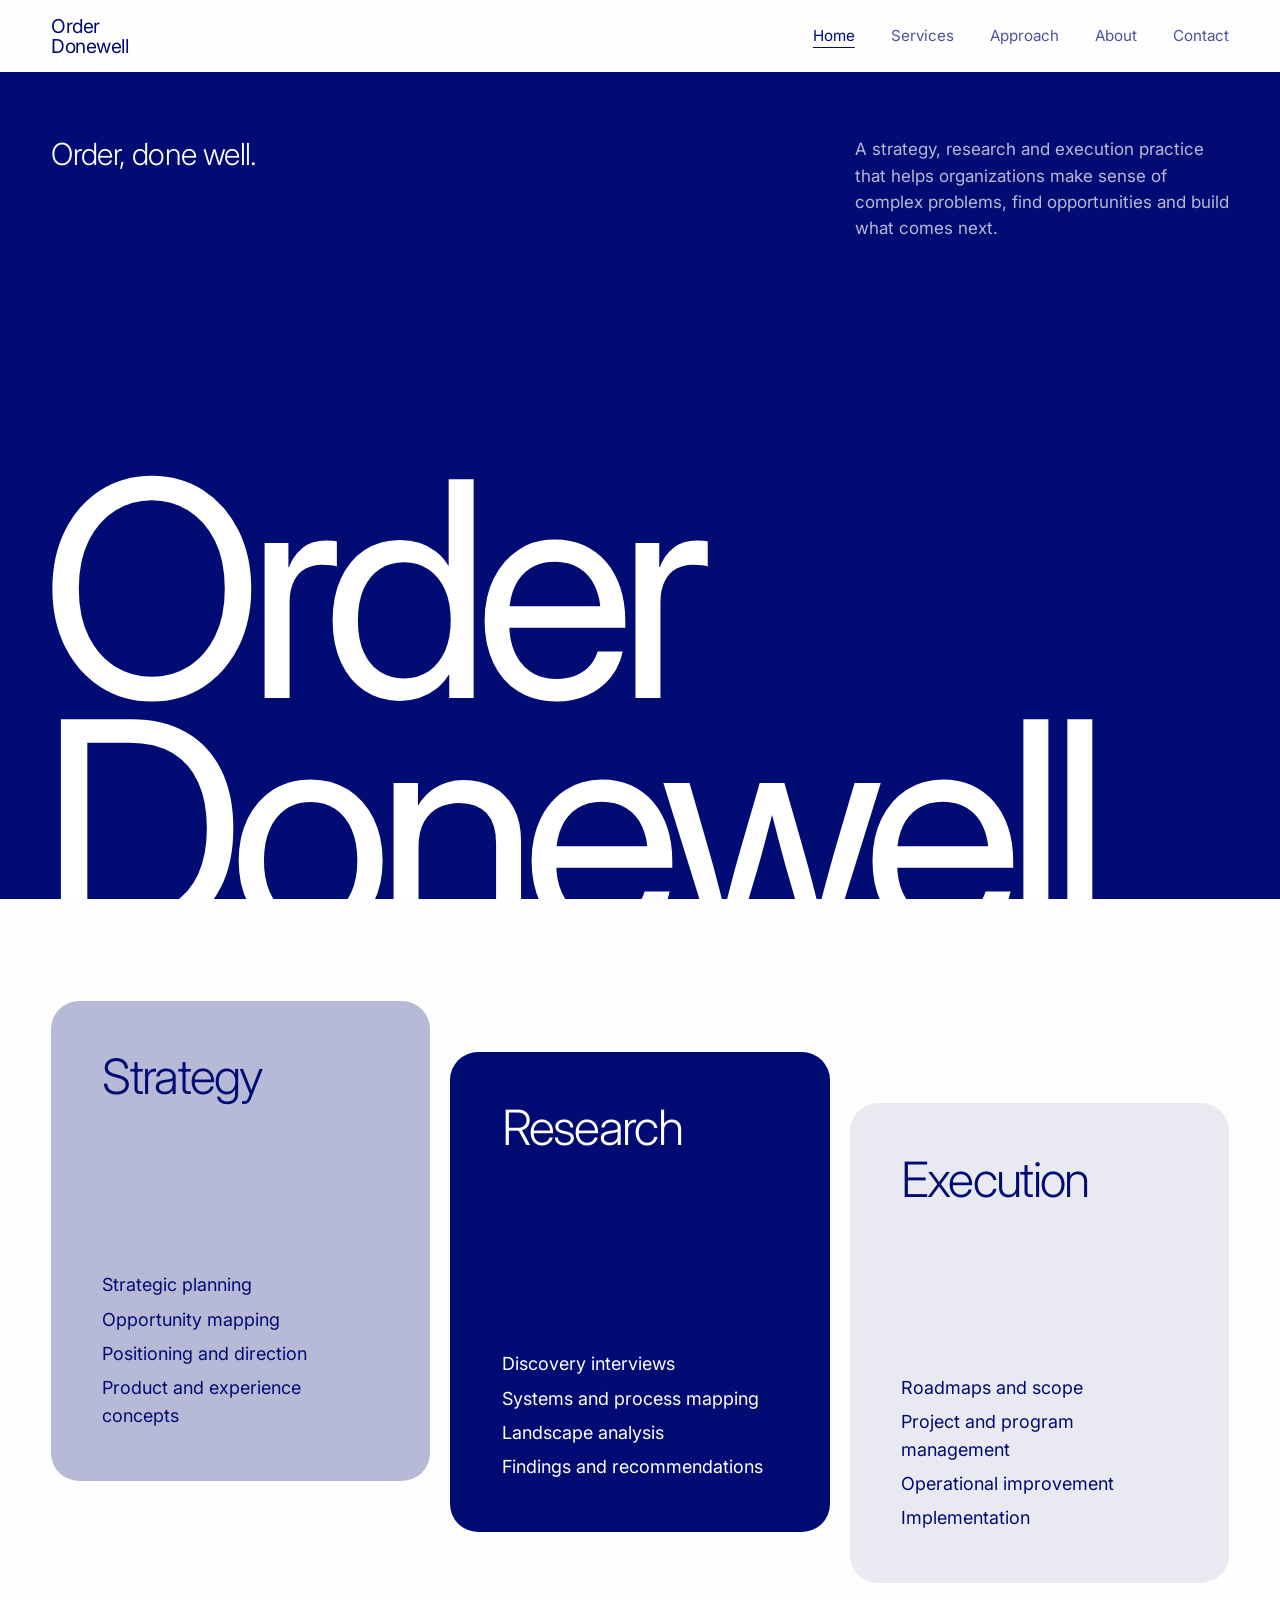
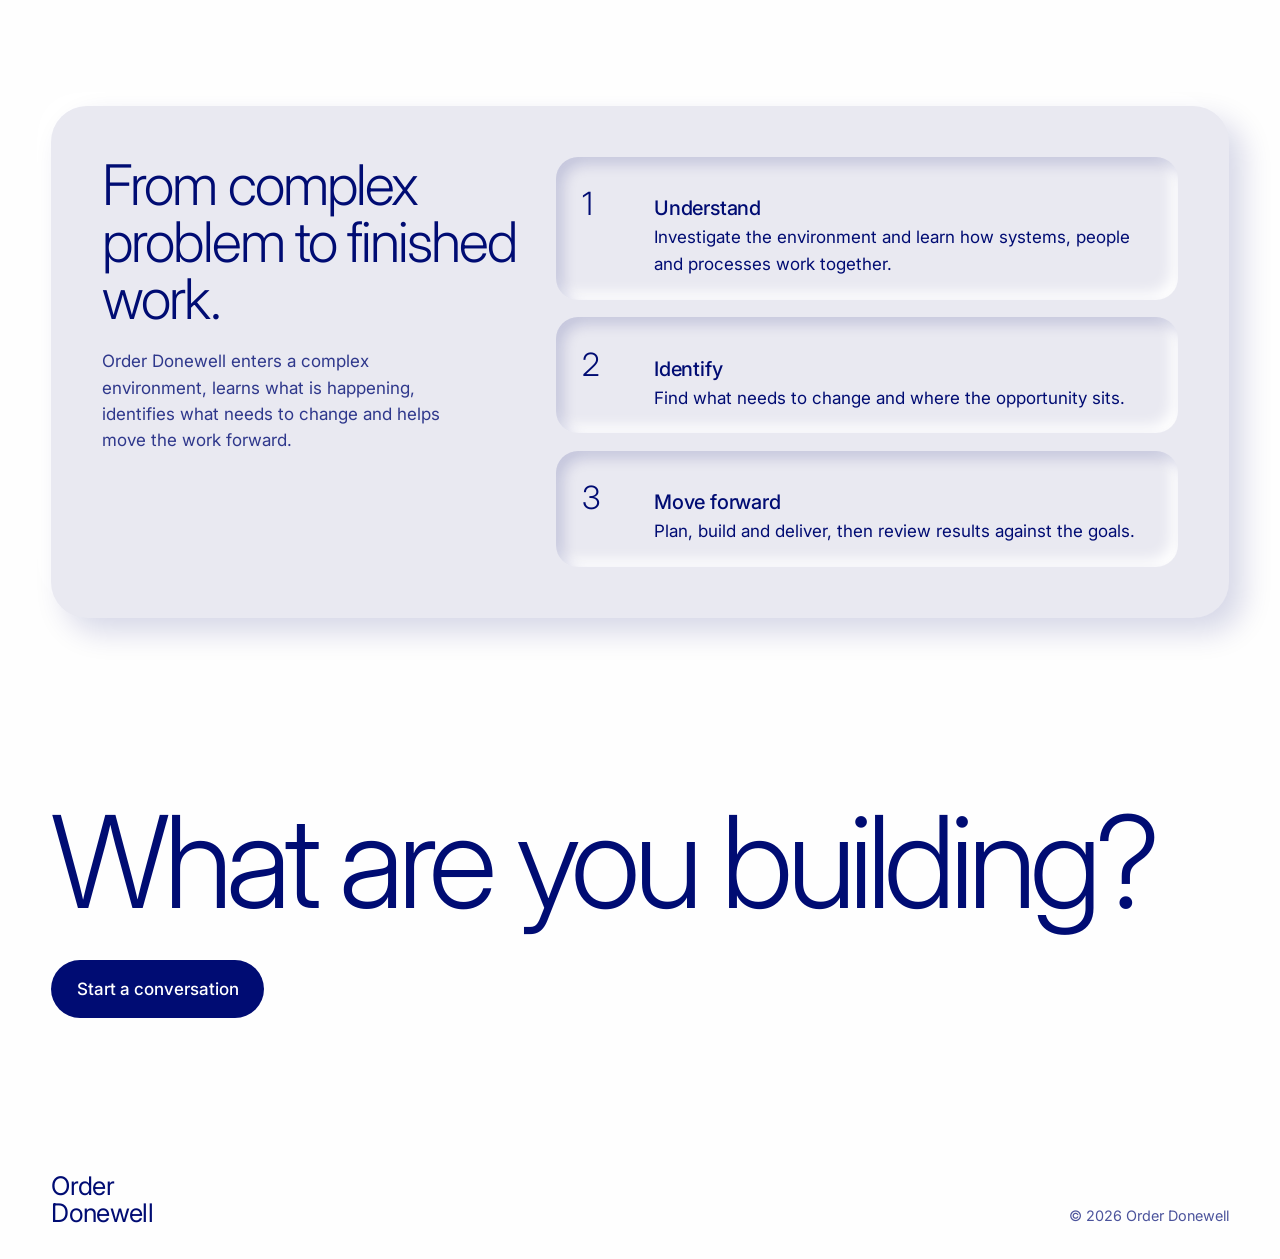
<file: index.html>
<!DOCTYPE html>
<html lang="en">
<head>
<meta charset="utf-8">
<meta name="viewport" content="width=device-width, initial-scale=1">
<title>Order Donewell</title>
<link rel="preconnect" href="https://fonts.googleapis.com">
<link rel="preconnect" href="https://fonts.gstatic.com" crossorigin>
<link href="https://fonts.googleapis.com/css2?family=Inter:wght@200;300;400;500&display=swap" rel="stylesheet">
<link rel="stylesheet" href="styles.css">
</head>
<body>
<header><a class="logo" href="index.html" aria-label="Order Donewell home">Order<br>Donewell</a><nav aria-label="Main"><a href="index.html" aria-current="page">Home</a><a href="services.html">Services</a><a href="approach.html">Approach</a><a href="about.html">About</a><a href="contact.html">Contact</a></nav></header>
<main>
<div class="hero pad">
<div class="top"><p class="line">Order, done well.</p><p class="sub">A strategy, research and execution practice that helps organizations make sense of complex problems, find opportunities and build what comes next.</p></div>
<div class="mark" aria-hidden="true">Order<br>Donewell</div>
</div>
<div class="deck pad">
<div class="card a"><h2>Strategy</h2><ul><li>Strategic planning</li><li>Opportunity mapping</li><li>Positioning and direction</li><li>Product and experience concepts</li></ul></div>
<div class="card b"><h2>Research</h2><ul><li>Discovery interviews</li><li>Systems and process mapping</li><li>Landscape analysis</li><li>Findings and recommendations</li></ul></div>
<div class="card c"><h2>Execution</h2><ul><li>Roadmaps and scope</li><li>Project and program management</li><li>Operational improvement</li><li>Implementation</li></ul></div>
</div>
<div class="soft">
<div style="display:grid;gap:1.25rem;align-content:start"><h2 style="font-size:clamp(2rem,4.5vw,3.5rem)">From complex problem to finished work.</h2><p style="max-width:34ch;opacity:.8">Order Donewell enters a complex environment, learns what is happening, identifies what needs to change and helps move the work forward.</p></div>
<div class="wells">
<div class="well"><b>1</b><div><h3>Understand</h3><p>Investigate the environment and learn how systems, people and processes work together.</p></div></div>
<div class="well"><b>2</b><div><h3>Identify</h3><p>Find what needs to change and where the opportunity sits.</p></div></div>
<div class="well"><b>3</b><div><h3>Move forward</h3><p>Plan, build and deliver, then review results against the goals.</p></div></div>
</div></div>
<div class="cta pad"><h2>What are you building?</h2><a class="btn" href="contact.html">Start a conversation</a></div>
</main>
<footer><a class="logo" href="index.html">Order<br>Donewell</a><small>&copy; 2026 Order Donewell</small></footer>
</body>
</html>
</file>
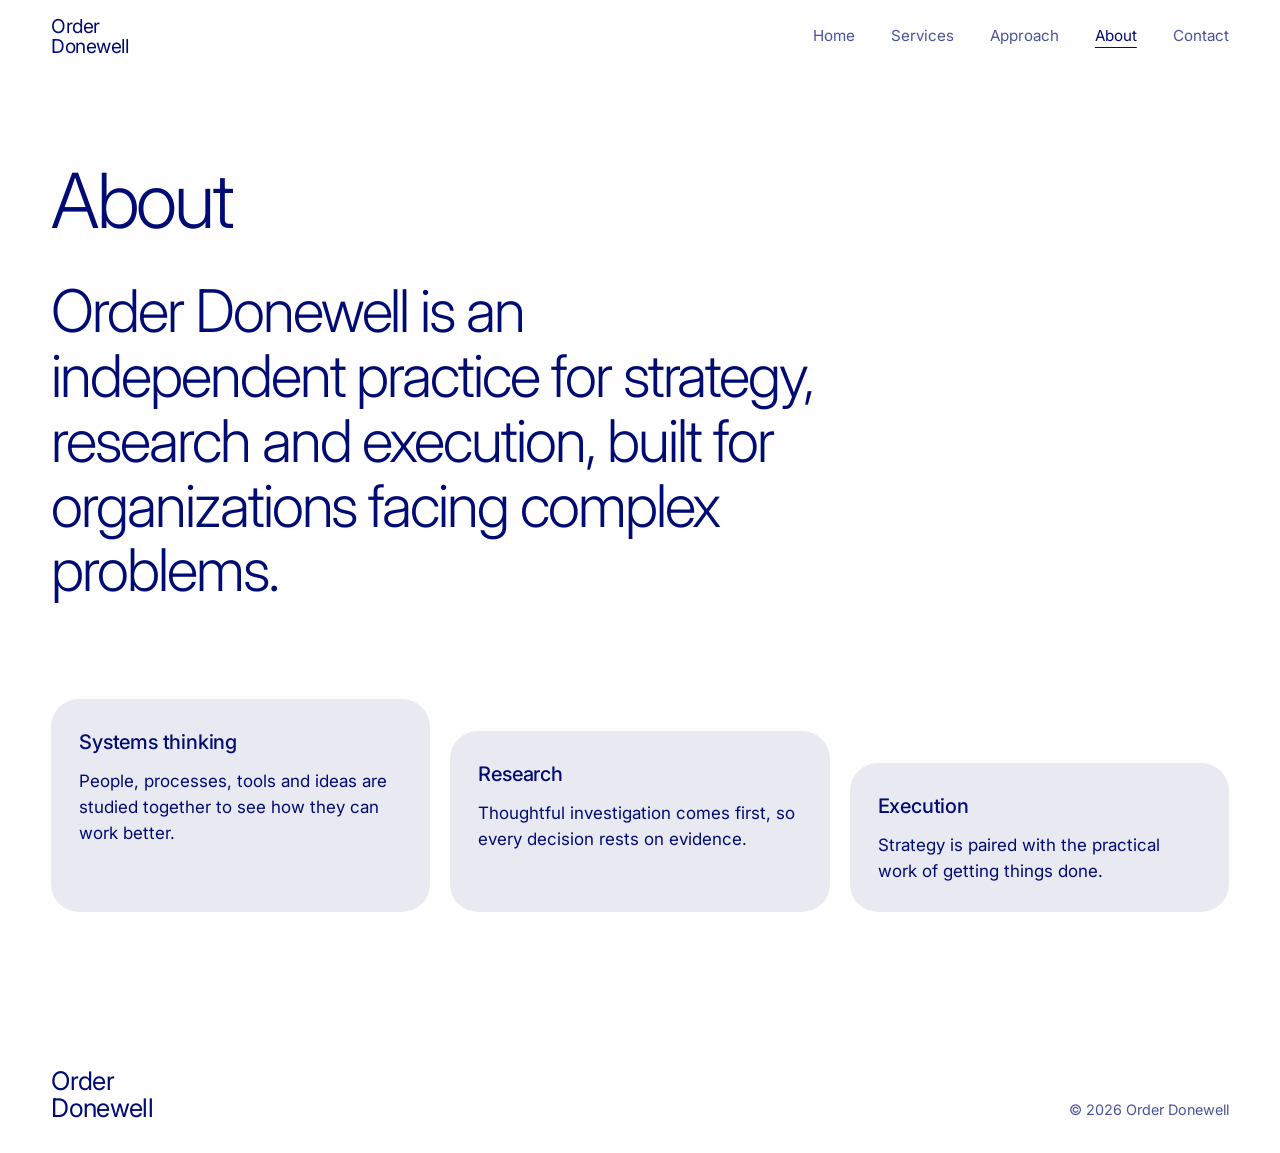
<file: about.html>
<!DOCTYPE html>
<html lang="en">
<head>
<meta charset="utf-8">
<meta name="viewport" content="width=device-width, initial-scale=1">
<title>About | Order Donewell</title>
<link rel="preconnect" href="https://fonts.googleapis.com">
<link rel="preconnect" href="https://fonts.gstatic.com" crossorigin>
<link href="https://fonts.googleapis.com/css2?family=Inter:wght@200;300;400;500&display=swap" rel="stylesheet">
<link rel="stylesheet" href="styles.css">
</head>
<body>
<header><a class="logo" href="index.html" aria-label="Order Donewell home">Order<br>Donewell</a><nav aria-label="Main"><a href="index.html">Home</a><a href="services.html">Services</a><a href="approach.html">Approach</a><a href="about.html" aria-current="page">About</a><a href="contact.html">Contact</a></nav></header>
<main>
<div class="ab pad">
<h2 style="margin-bottom:2.5rem">About</h2>
<p class="big">Order Donewell is an independent practice for strategy, research and execution, built for organizations facing complex problems.</p>
<div class="row">
<div><h3>Systems thinking</h3><p>People, processes, tools and ideas are studied together to see how they can work better.</p></div>
<div><h3>Research</h3><p>Thoughtful investigation comes first, so every decision rests on evidence.</p></div>
<div><h3>Execution</h3><p>Strategy is paired with the practical work of getting things done.</p></div>
</div></div>
</main>
<footer><a class="logo" href="index.html">Order<br>Donewell</a><small>&copy; 2026 Order Donewell</small></footer>
</body>
</html>
</file>
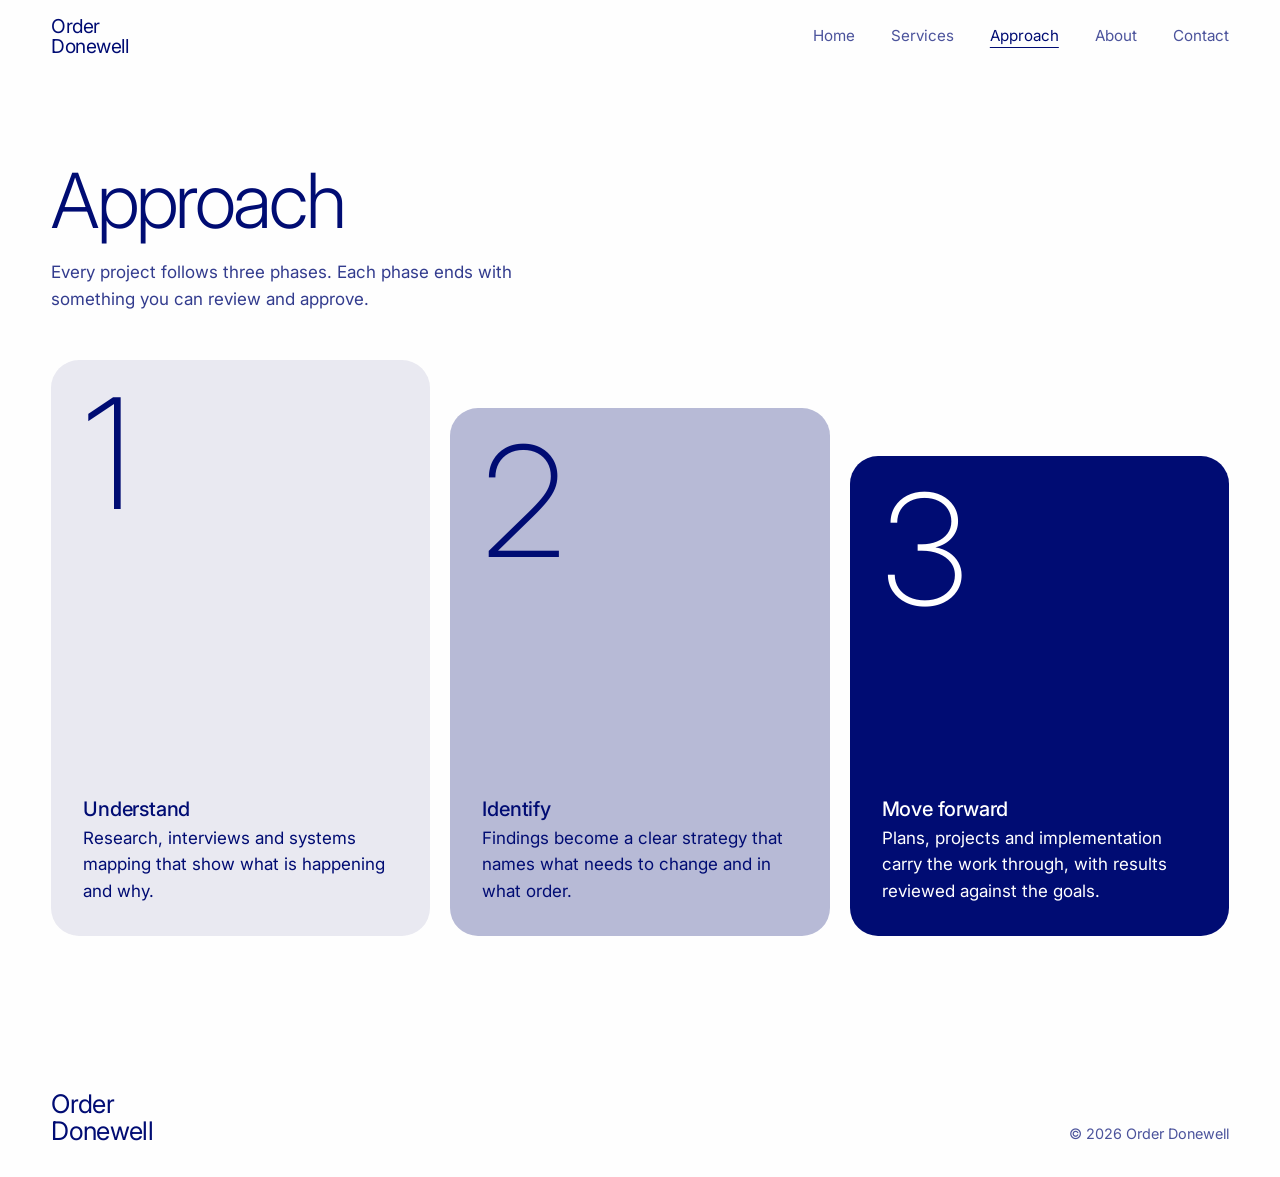
<file: approach.html>
<!DOCTYPE html>
<html lang="en">
<head>
<meta charset="utf-8">
<meta name="viewport" content="width=device-width, initial-scale=1">
<title>Approach | Order Donewell</title>
<link rel="preconnect" href="https://fonts.googleapis.com">
<link rel="preconnect" href="https://fonts.gstatic.com" crossorigin>
<link href="https://fonts.googleapis.com/css2?family=Inter:wght@200;300;400;500&display=swap" rel="stylesheet">
<link rel="stylesheet" href="styles.css">
</head>
<body>
<header><a class="logo" href="index.html" aria-label="Order Donewell home">Order<br>Donewell</a><nav aria-label="Main"><a href="index.html">Home</a><a href="services.html">Services</a><a href="approach.html" aria-current="page">Approach</a><a href="about.html">About</a><a href="contact.html">Contact</a></nav></header>
<main>
<div class="hd pad"><h2>Approach</h2><p>Every project follows three phases. Each phase ends with something you can review and approve.</p></div>
<div class="steps pad">
<div class="step"><i>1</i><div><h3>Understand</h3><p>Research, interviews and systems mapping that show what is happening and why.</p></div></div>
<div class="step"><i>2</i><div><h3>Identify</h3><p>Findings become a clear strategy that names what needs to change and in what order.</p></div></div>
<div class="step"><i>3</i><div><h3>Move forward</h3><p>Plans, projects and implementation carry the work through, with results reviewed against the goals.</p></div></div>
</div>
</main>
<footer><a class="logo" href="index.html">Order<br>Donewell</a><small>&copy; 2026 Order Donewell</small></footer>
</body>
</html>
</file>
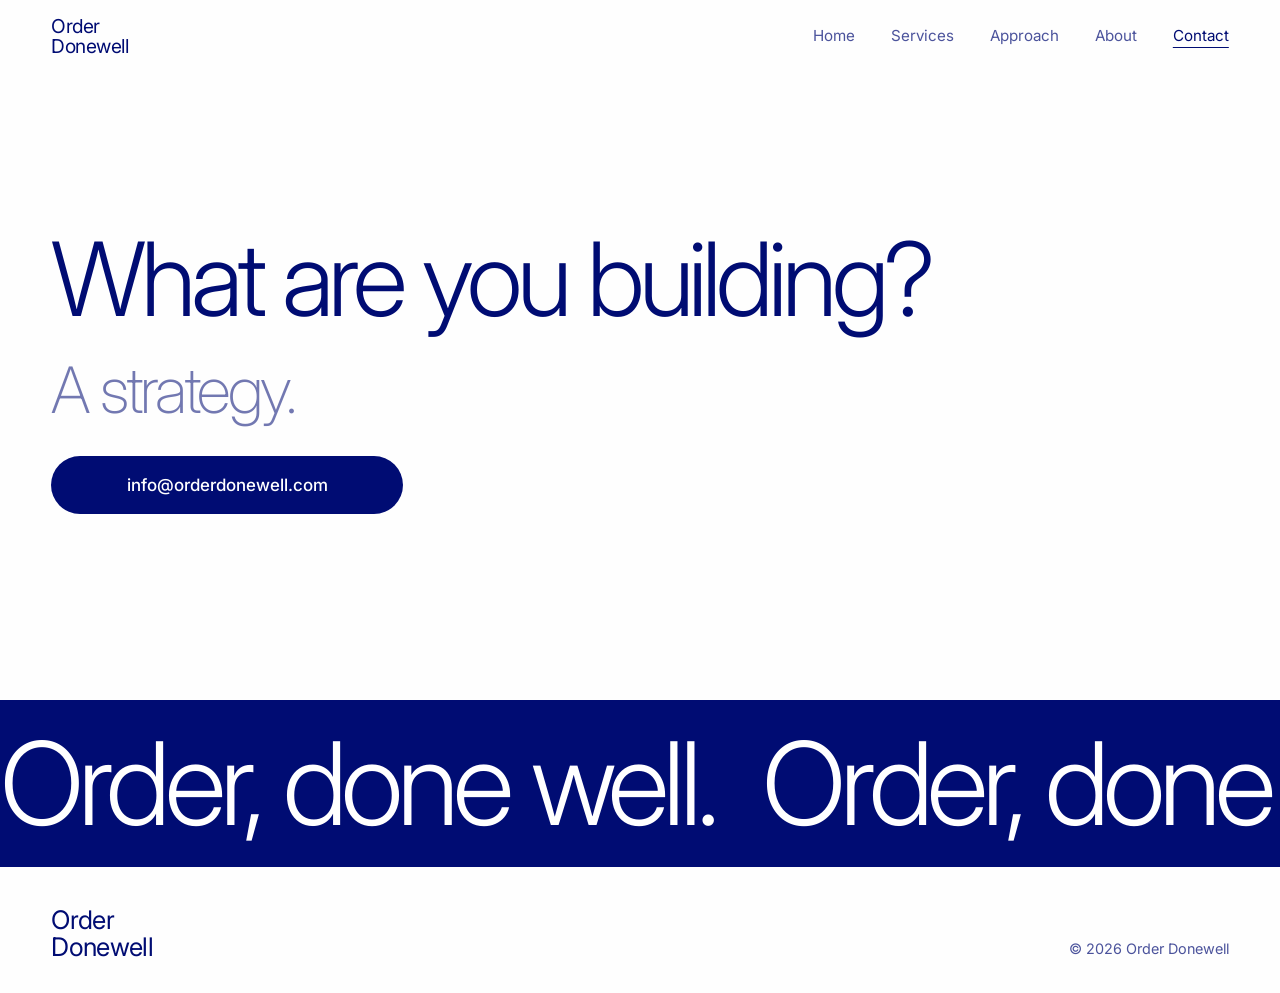
<file: contact.html>
<!DOCTYPE html>
<html lang="en">
<head>
<meta charset="utf-8">
<meta name="viewport" content="width=device-width, initial-scale=1">
<title>Contact | Order Donewell</title>
<link rel="preconnect" href="https://fonts.googleapis.com">
<link rel="preconnect" href="https://fonts.gstatic.com" crossorigin>
<link href="https://fonts.googleapis.com/css2?family=Inter:wght@200;300;400;500&display=swap" rel="stylesheet">
<link rel="stylesheet" href="styles.css">
</head>
<body>
<header><a class="logo" href="index.html" aria-label="Order Donewell home">Order<br>Donewell</a><nav aria-label="Main"><a href="index.html">Home</a><a href="services.html">Services</a><a href="approach.html">Approach</a><a href="about.html">About</a><a href="contact.html" aria-current="page">Contact</a></nav></header>
<main>
<div class="ct pad">
<div class="l"><h2>What are you building?</h2><p class="swap" aria-hidden="true"><span id="w">A strategy.</span></p> <a class="btn" id="go" href="mailto:info@orderdonewell.com">info@orderdonewell.com</a></div>
</div>
<div class="band" aria-hidden="true"><div class="track"><span>Order, done well.</span><span>Order, done well.</span><span>Order, done well.</span><span>Order, done well.</span><span>Order, done well.</span><span>Order, done well.</span><span>Order, done well.</span><span>Order, done well.</span></div></div>
<script>
(function(){
var words=["A strategy.","A system.","A product.","A plan.","A better process."],i=0,w=document.getElementById("w");
if(!window.matchMedia("(prefers-reduced-motion: reduce)").matches){setInterval(function(){w.classList.add("out");setTimeout(function(){i=(i+1)%words.length;w.textContent=words[i];w.classList.remove("out")},450)},2400)}
})();
</script>
</main>
<footer><a class="logo" href="index.html">Order<br>Donewell</a><small>&copy; 2026 Order Donewell</small></footer>
</body>
</html>
</file>
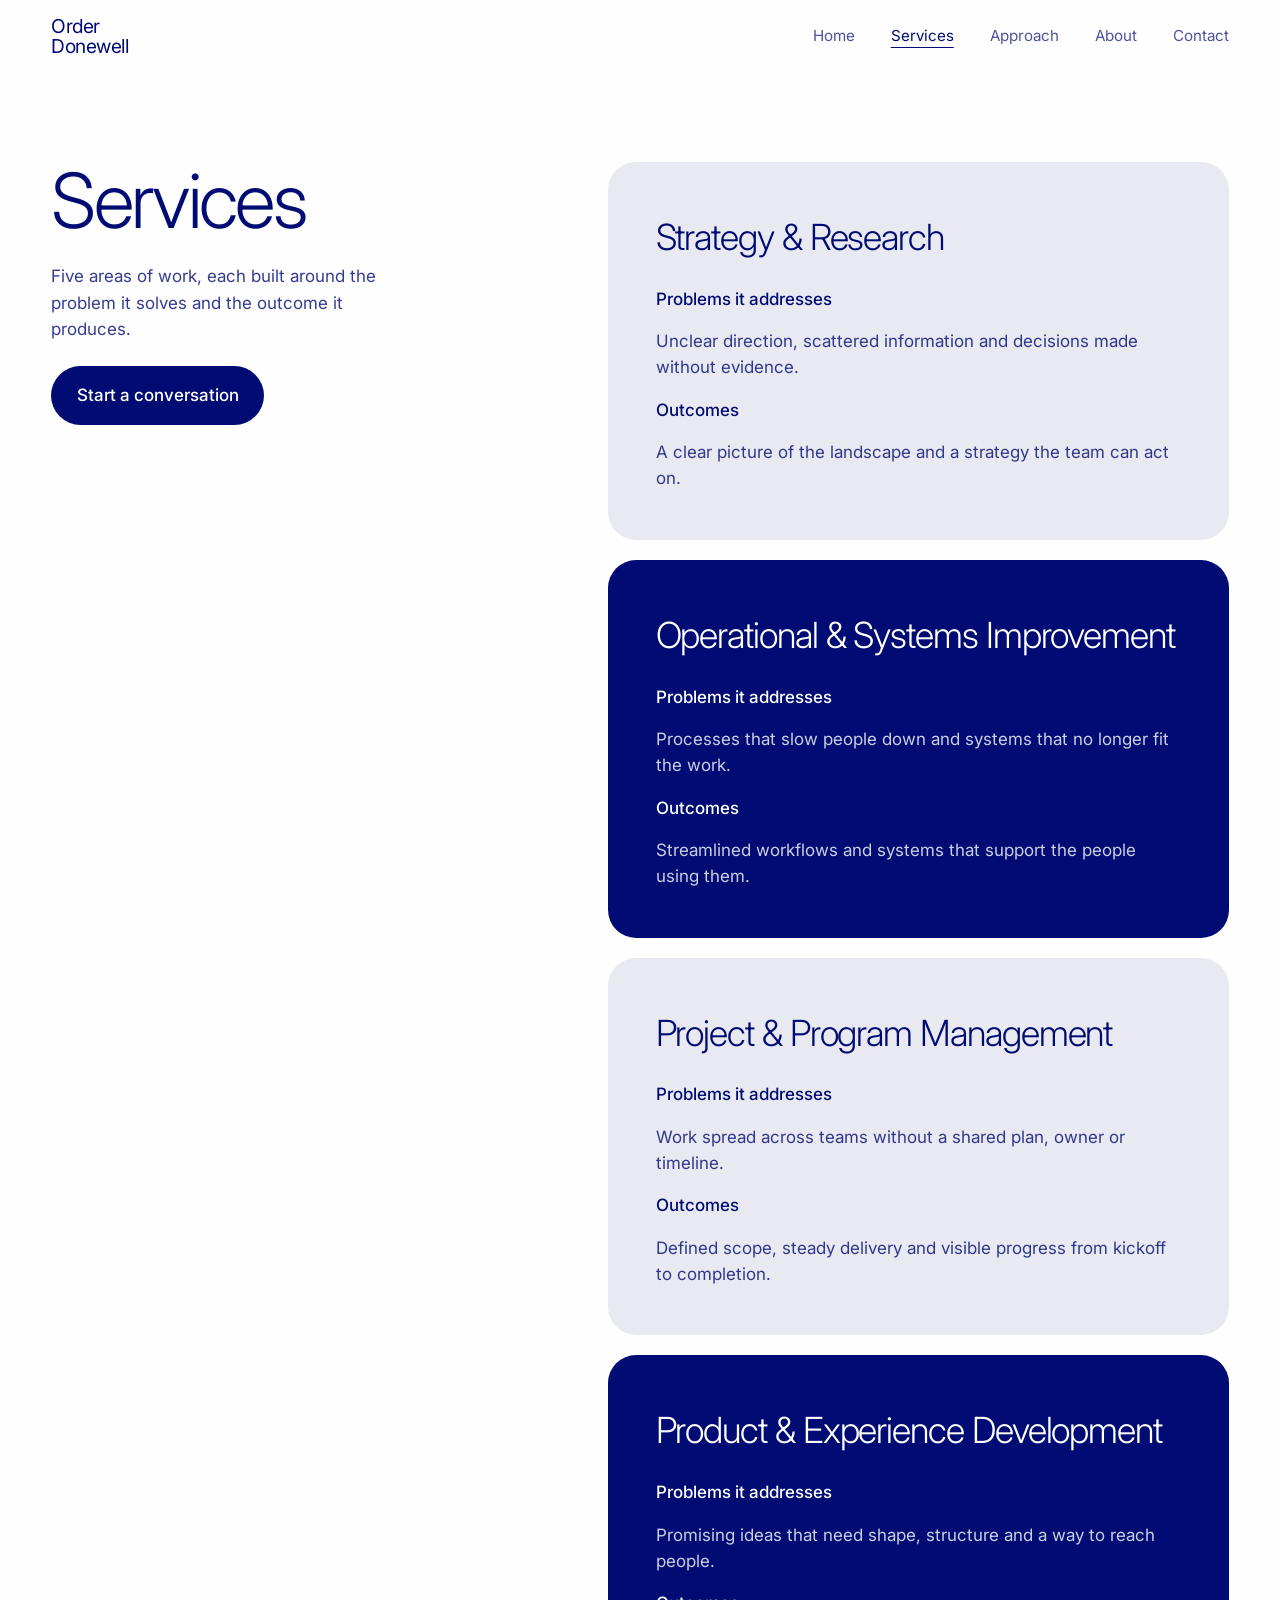
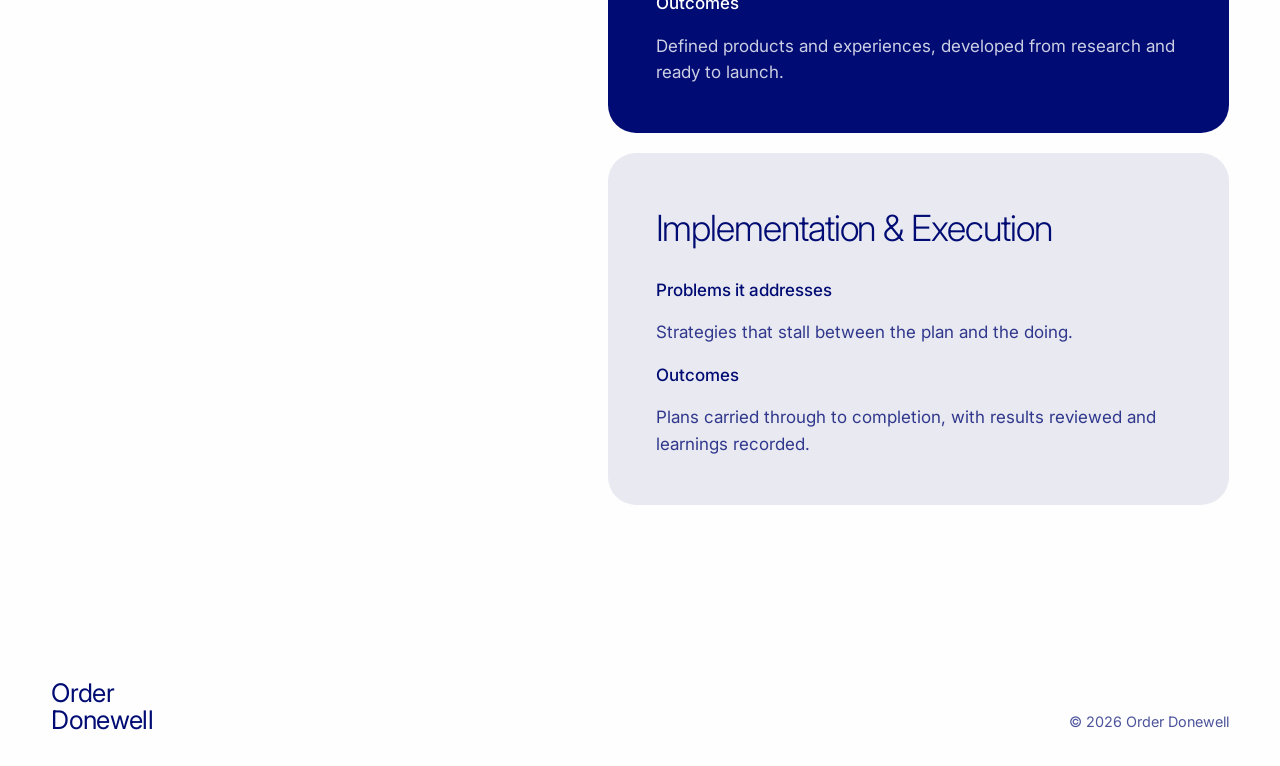
<file: services.html>
<!DOCTYPE html>
<html lang="en">
<head>
<meta charset="utf-8">
<meta name="viewport" content="width=device-width, initial-scale=1">
<title>Services | Order Donewell</title>
<link rel="preconnect" href="https://fonts.googleapis.com">
<link rel="preconnect" href="https://fonts.gstatic.com" crossorigin>
<link href="https://fonts.googleapis.com/css2?family=Inter:wght@200;300;400;500&display=swap" rel="stylesheet">
<link rel="stylesheet" href="styles.css">
</head>
<body>
<header><a class="logo" href="index.html" aria-label="Order Donewell home">Order<br>Donewell</a><nav aria-label="Main"><a href="index.html">Home</a><a href="services.html" aria-current="page">Services</a><a href="approach.html">Approach</a><a href="about.html">About</a><a href="contact.html">Contact</a></nav></header>
<main>
<div class="svc pad">
<div class="l"><h2>Services</h2><p>Five areas of work, each built around the problem it solves and the outcome it produces.</p><a class="btn" href="contact.html" style="justify-self:start">Start a conversation</a></div>
<div>
<div class="grp"><h3>Strategy &amp; Research</h3><dl><dt>Problems it addresses</dt><dd>Unclear direction, scattered information and decisions made without evidence.</dd><dt>Outcomes</dt><dd>A clear picture of the landscape and a strategy the team can act on.</dd></dl></div>
<div class="grp dk"><h3>Operational &amp; Systems Improvement</h3><dl><dt>Problems it addresses</dt><dd>Processes that slow people down and systems that no longer fit the work.</dd><dt>Outcomes</dt><dd>Streamlined workflows and systems that support the people using them.</dd></dl></div>
<div class="grp"><h3>Project &amp; Program Management</h3><dl><dt>Problems it addresses</dt><dd>Work spread across teams without a shared plan, owner or timeline.</dd><dt>Outcomes</dt><dd>Defined scope, steady delivery and visible progress from kickoff to completion.</dd></dl></div>
<div class="grp dk"><h3>Product &amp; Experience Development</h3><dl><dt>Problems it addresses</dt><dd>Promising ideas that need shape, structure and a way to reach people.</dd><dt>Outcomes</dt><dd>Defined products and experiences, developed from research and ready to launch.</dd></dl></div>
<div class="grp"><h3>Implementation &amp; Execution</h3><dl><dt>Problems it addresses</dt><dd>Strategies that stall between the plan and the doing.</dd><dt>Outcomes</dt><dd>Plans carried through to completion, with results reviewed and learnings recorded.</dd></dl></div>
</div></div>
</main>
<footer><a class="logo" href="index.html">Order<br>Donewell</a><small>&copy; 2026 Order Donewell</small></footer>
</body>
</html>
</file>
<file: styles.css>
:root{--ink:#000C73;--snow:#FEFEFE;--mist:#E9E9F1;--haze:#B7BAD6;--sh1:rgba(0,12,115,.16)}
*,*::before,*::after{box-sizing:border-box}
body{margin:0;background:var(--snow);color:var(--ink);font-family:Inter,system-ui,sans-serif;font-weight:400;line-height:1.55;font-size:1.0625rem}
a{color:inherit}
:focus-visible{outline:2px solid var(--haze);outline-offset:3px}
h1,h2,h3,p{margin:0}
h2{font-weight:300;letter-spacing:-.035em;line-height:1.02;font-size:clamp(2.25rem,6vw,4.75rem)}
h3{font-weight:500;font-size:1.25rem;letter-spacing:-.01em}
.pad{padding-left:clamp(1.25rem,4vw,3.5rem);padding-right:clamp(1.25rem,4vw,3.5rem)}
header{position:sticky;top:0;z-index:9;background:var(--snow);display:flex;justify-content:space-between;align-items:center;padding:1rem clamp(1.25rem,4vw,3.5rem)}
.logo{color:var(--ink);text-decoration:none;font-weight:400;line-height:1.05;letter-spacing:-.025em;font-size:1.2rem}
nav{display:flex;gap:clamp(1rem,3vw,2.25rem);flex-wrap:wrap;justify-content:flex-end}
nav a{text-decoration:none;font-size:.95rem;padding:.25rem 0;opacity:.7}
nav a[aria-current="page"]{opacity:1;text-decoration:underline;text-underline-offset:.4em;text-decoration-thickness:1px}
.btn{display:inline-block;background:var(--ink);color:#fff;text-decoration:none;padding:1rem 1.6rem;border-radius:999px;font-weight:500}
.btn.lt{background:#fff;color:var(--ink)}
.hero{background:var(--ink);color:#fff;overflow:hidden;min-height:calc(100svh - 4.6rem);display:flex;flex-direction:column;justify-content:space-between}
.hero .top{display:flex;justify-content:space-between;gap:2rem;flex-wrap:wrap;padding-top:clamp(1.5rem,5vw,4rem)}
.hero .line{font-size:clamp(1.25rem,2.4vw,1.9rem);font-weight:300;letter-spacing:-.02em;line-height:1.2;max-width:20ch}
.hero .sub{max-width:34ch;color:var(--haze)}
.mark{font-weight:400;letter-spacing:-.06em;line-height:.8;font-size:clamp(5rem,23.5vw,24rem);margin:0 0 -.17em -.04em;animation:rise 1s cubic-bezier(.2,.7,.2,1) both}
@keyframes rise{from{transform:translateY(22%);opacity:0}to{transform:none;opacity:1}}
@media (prefers-reduced-motion:reduce){.mark{animation:none}}
.deck{display:grid;grid-template-columns:repeat(3,1fr);gap:1.25rem;padding-top:clamp(3rem,8vw,7rem);padding-bottom:1.25rem;align-items:start}
.card{border-radius:28px;padding:clamp(1.75rem,4vw,3.25rem);display:flex;flex-direction:column;gap:1.5rem;min-height:30rem;justify-content:space-between}
.card h2{font-size:clamp(2rem,3.8vw,3.4rem)}
.card.a{background:var(--haze)}
.card.b{background:var(--ink);color:#fff;margin-top:clamp(0rem,4vw,3.5rem)}
.card.c{background:var(--mist);margin-top:clamp(0rem,8vw,7rem)}
.card ul{list-style:none;margin:0;padding:0;display:grid;gap:.4rem;font-size:1.125rem}
.soft{background:var(--mist);border-radius:36px;margin:clamp(3rem,8vw,7rem) clamp(1.25rem,4vw,3.5rem);padding:clamp(1.5rem,4vw,3.5rem);box-shadow:14px 14px 30px var(--sh1),-14px -14px 30px #fff;display:grid;grid-template-columns:.8fr 1.2fr;gap:2.5rem}
.soft .wells{display:grid;gap:1.1rem}
.well{background:var(--mist);border-radius:22px;padding:1.4rem 1.6rem;box-shadow:inset 7px 7px 14px var(--sh1),inset -7px -7px 14px #fff;display:grid;grid-template-columns:3.5rem 1fr;gap:1rem;align-items:baseline}
.well b{font-weight:300;font-size:2rem;letter-spacing:-.04em}
.cta{padding-top:clamp(2rem,6vw,5rem);padding-bottom:clamp(4rem,9vw,8rem);display:grid;gap:2rem;justify-items:start}
.cta h2{font-size:clamp(3rem,10vw,9rem);letter-spacing:-.05em}
.svc{display:grid;grid-template-columns:.9fr 1.1fr;gap:3rem;padding-top:clamp(2.5rem,7vw,6rem);padding-bottom:clamp(4rem,9vw,8rem)}
.svc .l{position:sticky;top:6rem;align-self:start;display:grid;gap:1.5rem}
.svc .l p{max-width:32ch;opacity:.8}
.grp{background:var(--mist);border-radius:28px;padding:clamp(1.75rem,4vw,3rem);margin-bottom:1.25rem}
.grp.dk{background:var(--ink);color:#fff}
.grp h3{font-size:clamp(1.5rem,3vw,2.25rem);font-weight:300;letter-spacing:-.03em;margin-bottom:1.25rem}
.grp dl{margin:0;display:grid;gap:1rem}.grp dt{font-weight:500}.grp dd{margin:0;opacity:.8}
.hd{padding-top:clamp(2.5rem,7vw,6rem);padding-bottom:3rem;display:grid;gap:1.25rem}.hd p{max-width:44ch;opacity:.8}
.steps{display:grid;grid-template-columns:repeat(3,1fr);gap:1.25rem;padding-bottom:clamp(4rem,9vw,8rem)}
.step{border-radius:28px;padding:2rem;min-height:30rem;display:flex;flex-direction:column;justify-content:space-between;gap:2rem}
.step:nth-child(1){background:var(--mist)}.step:nth-child(2){background:var(--haze);margin-top:3rem}.step:nth-child(3){background:var(--ink);color:#fff;margin-top:6rem}
.step i{font-style:normal;font-weight:200;font-size:clamp(5rem,12vw,10rem);letter-spacing:-.07em;line-height:.8}
.step p{max-width:30ch}
.ab{padding-top:clamp(2.5rem,7vw,6rem);padding-bottom:clamp(4rem,9vw,8rem)}
.ab .big{font-weight:300;letter-spacing:-.035em;line-height:1.1;font-size:clamp(1.9rem,4.6vw,3.9rem);max-width:22ch}
.ab .row{display:grid;grid-template-columns:repeat(3,1fr);gap:1.25rem;margin-top:clamp(3rem,8vw,6rem)}
.ab .row div{background:var(--mist);border-radius:28px;padding:1.75rem;display:grid;gap:.6rem;align-content:start}
.ab .row div:nth-child(2){margin-top:2rem}.ab .row div:nth-child(3){margin-top:4rem}
.ct{display:grid;grid-template-columns:1fr;gap:clamp(2rem,6vw,6rem);align-items:center;min-height:calc(100svh - 17rem);padding-top:2rem;padding-bottom:4rem}
.ct .l{display:grid;gap:1.5rem;align-content:start}
.ct h2{font-size:clamp(3rem,8vw,7rem);letter-spacing:-.05em}
.ct .l p{max-width:30ch;opacity:.8}
.ct .btn{justify-self:start;width:100%;max-width:22rem;text-align:center;word-break:break-word}
.swap{font-size:clamp(2rem,5vw,4.5rem)!important;font-weight:200;letter-spacing:-.04em;line-height:1.1;opacity:.55!important;max-width:none!important;overflow:hidden;min-height:1.2em}
.swap span{display:inline-block;transition:transform .45s cubic-bezier(.2,.7,.2,1),opacity .45s}
.swap span.out{transform:translateY(100%);opacity:0}
.band{background:var(--ink);color:#fff;overflow:hidden;padding:1.25rem 0}
.track{display:flex;width:max-content;animation:slide 30s linear infinite}
.track span{font-size:clamp(3rem,9vw,8rem);font-weight:300;letter-spacing:-.05em;white-space:nowrap;padding-right:3rem;line-height:1.1}
@keyframes slide{to{transform:translateX(-50%)}}
@media (prefers-reduced-motion:reduce){.track{animation:none}.swap span{transition:none}}
footer{display:flex;justify-content:space-between;align-items:flex-end;gap:1rem;padding:2.5rem clamp(1.25rem,4vw,3.5rem) 2rem}
footer .logo{font-size:1.6rem}
footer small{font-size:.9rem;opacity:.7}
@media (max-width:820px){.deck,.soft,.svc,.steps,.ab .row,.ct{grid-template-columns:1fr}.card.b,.card.c,.step:nth-child(n),.ab .row div:nth-child(n){margin-top:0}.card,.step{min-height:0}.step{min-height:20rem}.svc .l{position:static}}
</file>
